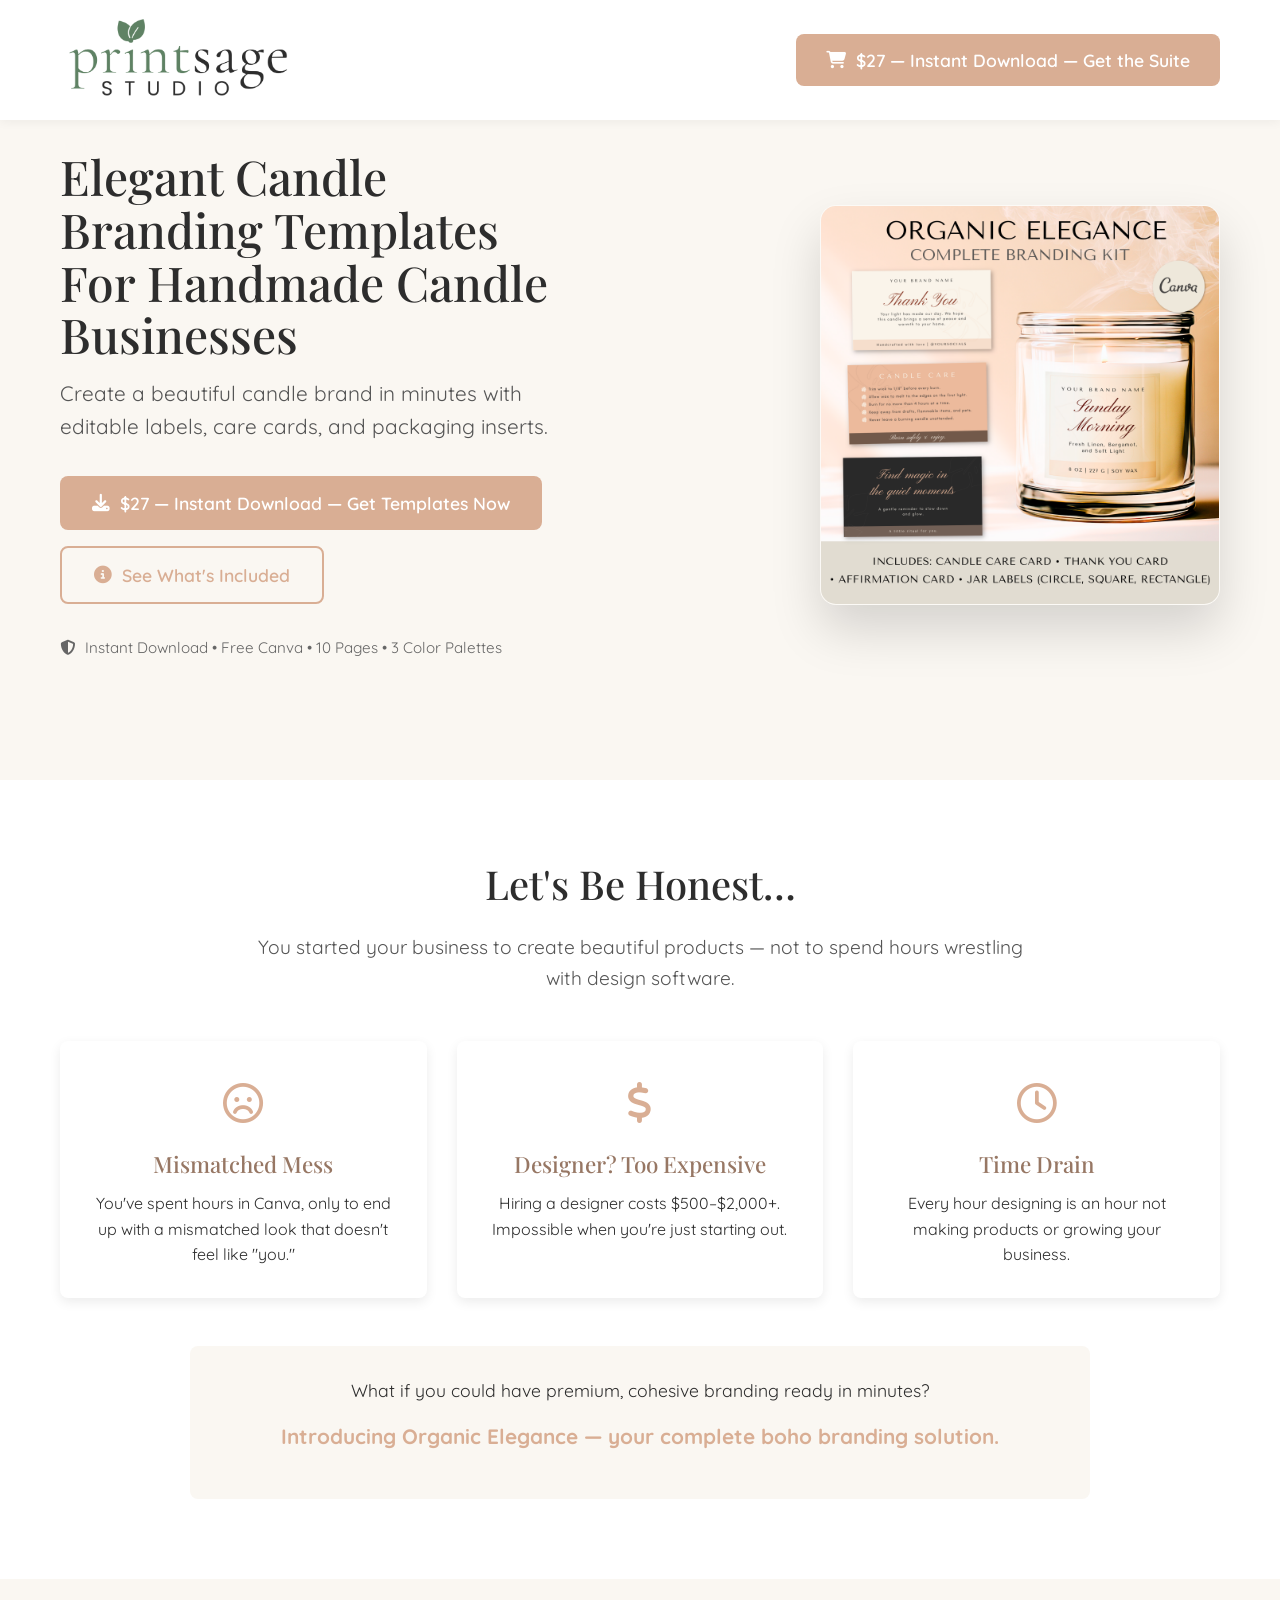
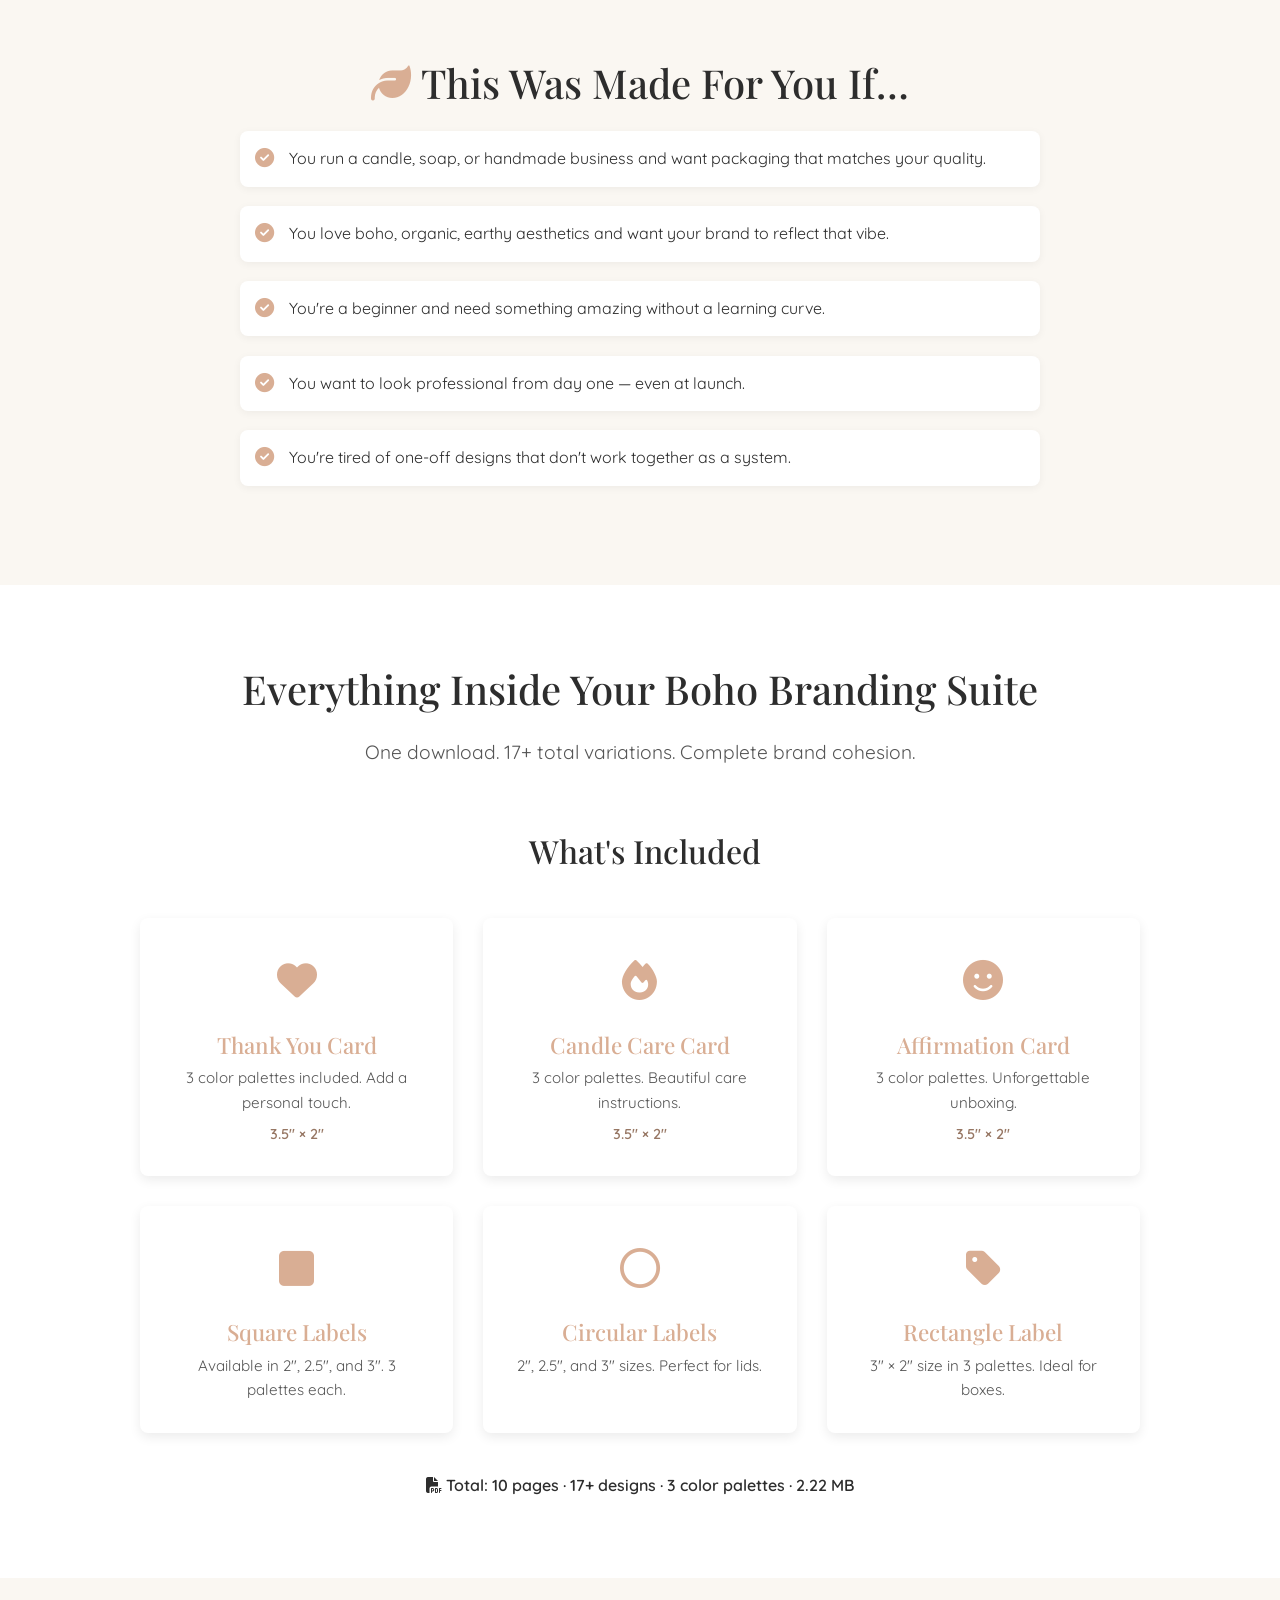
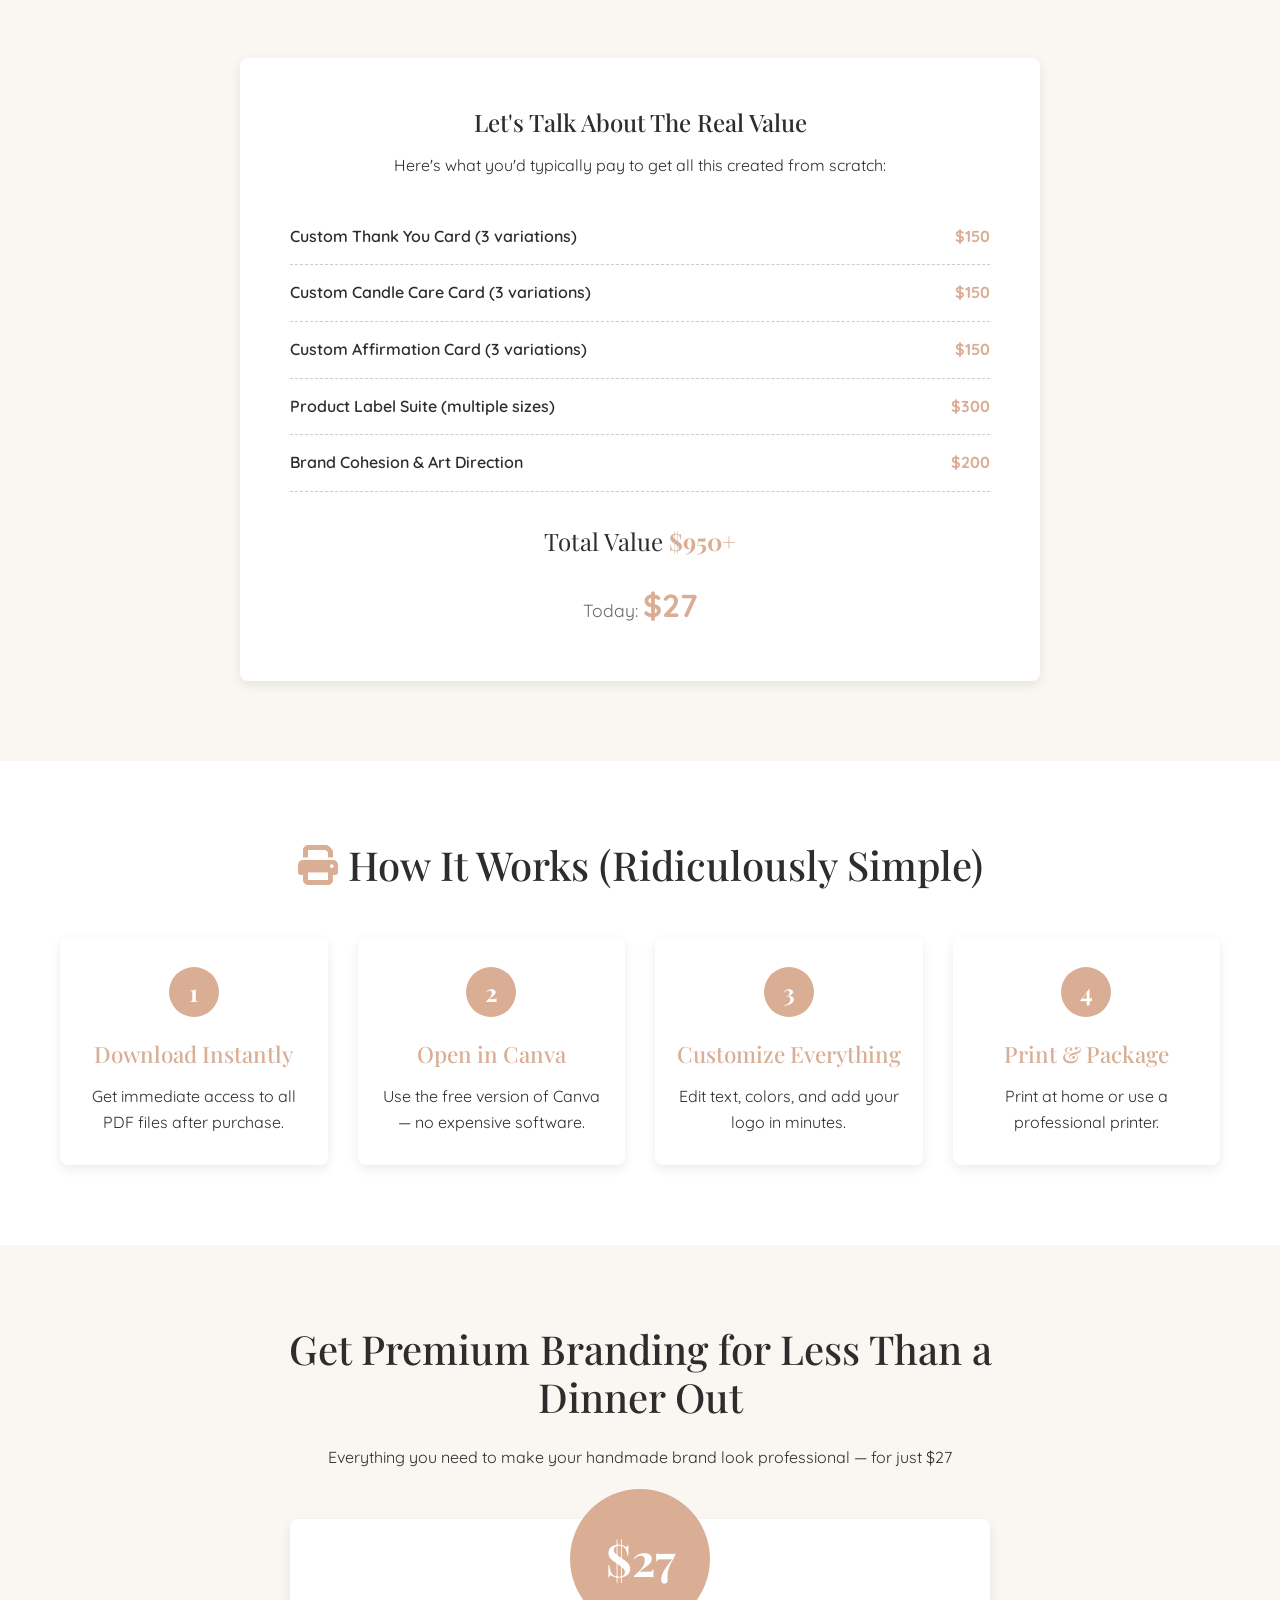
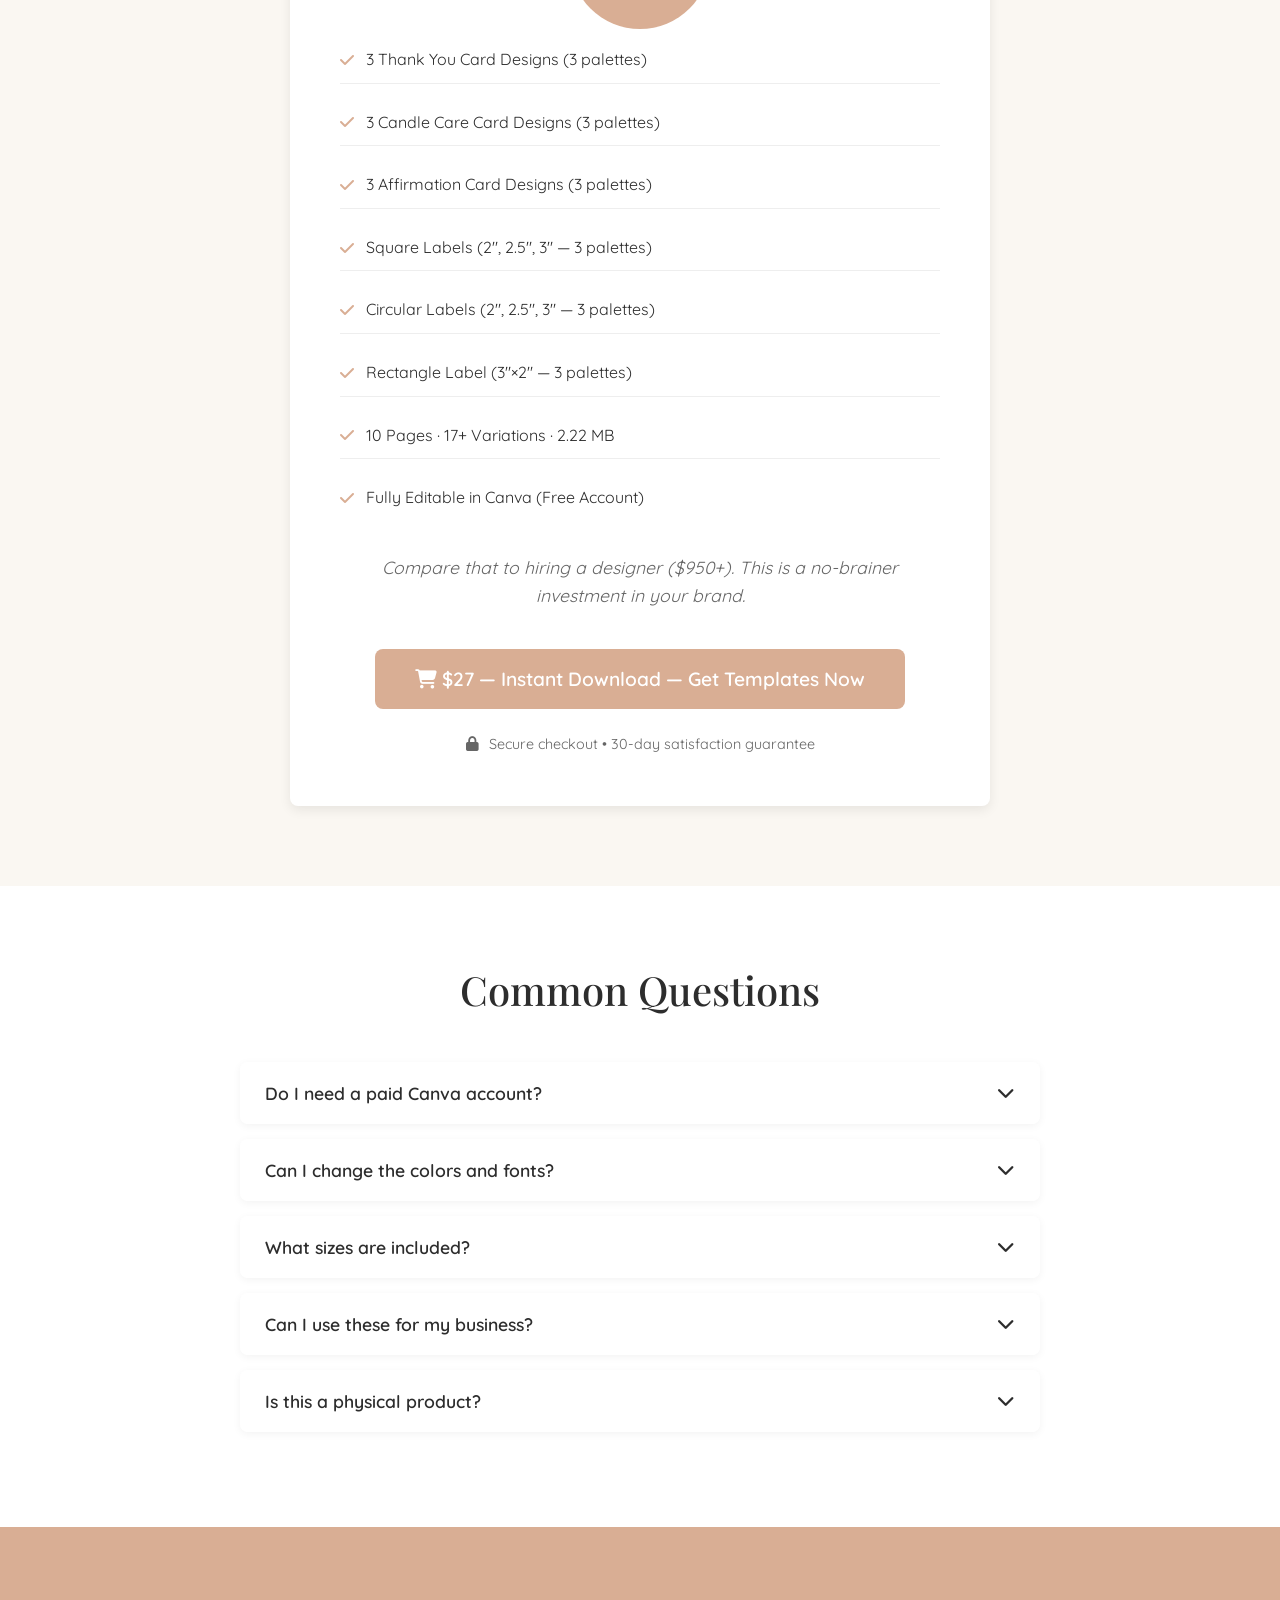
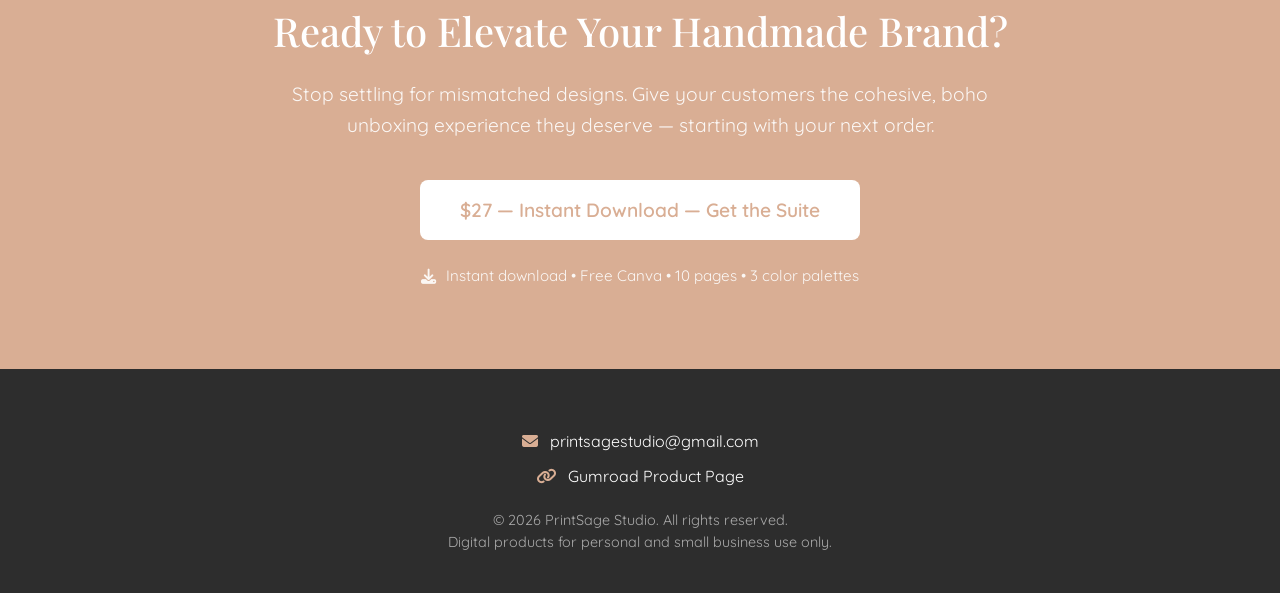
<file: index.html>
<!-- ============================================ -->
<!-- FILE: index.html -->
<!-- ============================================ -->
<!DOCTYPE html>
<html lang="en">
<head>
    <meta charset="UTF-8">
    <meta name="viewport" content="width=device-width, initial-scale=1.0">

    <!-- Primary SEO Meta Tags -->
    <title>Organic Elegance | The Complete Boho Branding Suite | Canva Templates</title>
    <meta name="description" content="Premium Canva branding suite for handmade brands. 17+ boho templates: thank you cards, care cards, affirmation cards & product labels. Fully editable in free Canva. Instant download — $27.">
    <meta name="keywords" content="boho branding suite, Canva templates, candle label template, soap branding, thank you card template, product label template Canva, small business branding, packaging templates, affirmation card, boho aesthetic, editable branding kit">
    <meta name="author" content="PrintSage Studio">
    <meta name="robots" content="index, follow">
    <link rel="canonical" href="https://printsagestudio.github.io/boho-branding-suite/">

    <!-- Open Graph / Facebook / Pinterest -->
    <meta property="og:type" content="product">
    <meta property="og:url" content="https://printsagestudio.github.io/boho-branding-suite/">
    <meta property="og:title" content="Organic Elegance: The Complete Boho Branding Suite | $27 — Instant Download">
    <meta property="og:description" content="Elevate your brand with 17+ professionally designed Canva templates. Includes marketing cards, product labels & more. Editable in free Canva. Perfect for candle & soap makers.">
    <meta property="og:image" content="https://printsagestudio.github.io/boho-branding-suite/hero-image.png">
    <meta property="og:image:width" content="1200">
    <meta property="og:image:height" content="630">
    <meta property="og:site_name" content="PrintSage Studio">

    <!-- Twitter Card -->
    <meta name="twitter:card" content="summary_large_image">
    <meta name="twitter:title" content="Organic Elegance | The Complete Boho Branding Suite">
    <meta name="twitter:description" content="Premium Canva templates for handmade brands. Instant download.">
    <meta name="twitter:image" content="https://printsagestudio.github.io/boho-branding-suite/hero-image.png">

    <!-- Google tag (gtag.js) -->
    <script async src="https://www.googletagmanager.com/gtag/js?id=G-95PYT2QF6Y"></script>
    <script>
      window.dataLayer = window.dataLayer || [];
      function gtag(){dataLayer.push(arguments);}
      gtag('js', new Date());
      gtag('config', 'G-95PYT2QF6Y');
    </script>

    <!-- Schema Markup -->
    <script type="application/ld+json">
    {
      "@context": "https://schema.org/",
      "@type": "Product",
      "name": "Organic Elegance: The Complete Boho Branding Suite",
      "description": "17+ professionally designed Canva templates including marketing cards (thank you, candle care, affirmation) and product labels (square, circular, rectangle) in 3 color palettes. Fully editable in free Canva.",
      "image": "https://printsagestudio.github.io/boho-branding-suite/hero-image.png",
      "brand": {
        "@type": "Brand",
        "name": "PrintSage Studio"
      },
      "aggregateRating": {
        "@type": "AggregateRating",
        "ratingValue": "5",
        "reviewCount": "12"
      },
      "offers": {
        "@type": "Offer",
        "url": "https://printsagestudio.gumroad.com/l/organicelegance?wanted=true",
        "priceCurrency": "USD",
        "price": "27.00",
        "priceValidUntil": "2027-12-31",
        "availability": "https://schema.org/InStock",
        "hasMerchantReturnPolicy": {
          "@type": "MerchantReturnPolicy",
          "returnPolicyCategory": "https://schema.org/MerchantReturnNotPermitted"
        },
        "shippingDetails": {
          "@type": "OfferShippingDetails",
          "shippingRate": {
            "@type": "MonetaryAmount",
            "value": "0",
            "currency": "USD"
          }
        }
      }
    }
    </script>

    <link rel="icon" type="image/x-icon" href="favicon.ico">

    <!-- Google Fonts -->
    <link rel="preconnect" href="https://fonts.googleapis.com">
    <link rel="preconnect" href="https://fonts.gstatic.com" crossorigin>
    <link href="https://fonts.googleapis.com/css2?family=Playfair+Display:wght@400;500;600;700&family=Quicksand:wght@300;400;500;600;700&display=swap" rel="stylesheet">

    <!-- Font Awesome for icons -->
    <link rel="stylesheet" href="https://cdnjs.cloudflare.com/ajax/libs/font-awesome/6.4.0/css/all.min.css">

    <link rel="stylesheet" href="style.css">

    <link rel="sitemap" type="application/xml" title="Sitemap" href="/sitemap.xml">
</head>
<body>
    <!-- Header -->
    <header class="header">
        <div class="container">
            <div class="logo-container">
                <img src="logo.png" alt="PrintSage Studio Logo" class="logo">
            </div>
            
            <button class="buy-button" onclick="scrollToPurchase()">
                <i class="fas fa-shopping-cart"></i> $27 — Instant Download — Get the Suite
            </button>
        </div>
    </header>

    <!-- Hero Section -->
    <section class="hero">
        <div class="container">
            <div class="hero-wrapper">
                <div class="hero-content">
                    <h1 class="hero-title">Elegant Candle Branding Templates For Handmade Candle Businesses</h1>
                    <p class="hero-subtitle">Create a beautiful candle brand in minutes with editable labels, care cards, and packaging inserts.</p>
                    
                    <div class="hero-buttons">
                        <button class="btn-primary" onclick="scrollToPurchase()">
                            <i class="fas fa-download"></i> $27 — Instant Download — Get Templates Now
                        </button>
                        <button class="btn-secondary" onclick="scrollToFeatures()">
                            <i class="fas fa-info-circle"></i> See What's Included
                        </button>
                    </div>
                    
                    <div class="hero-note">
                        <i class="fas fa-shield-alt"></i> Instant Download • Free Canva • 10 Pages • 3 Color Palettes
                    </div>
                </div>
                
                <div class="hero-image-container">
                    <img src="hero-image.png" alt="Boho Branding Suite Preview" class="hero-real-image">
                </div>
            </div>
        </div>
    </section>

    <!-- Problem Section -->
    <section class="problem-section">
        <div class="container">
            <h2>Let's Be Honest…</h2>
            <p class="section-intro">You started your business to create beautiful products — not to spend hours wrestling with design software.</p>
            
            <div class="problem-list">
                <div class="problem-item">
                    <div class="problem-icon"><i class="far fa-frown"></i></div>
                    <h3>Mismatched Mess</h3>
                    <p>You've spent hours in Canva, only to end up with a mismatched look that doesn't feel like "you."</p>
                </div>
                
                <div class="problem-item">
                    <div class="problem-icon"><i class="fas fa-dollar-sign"></i></div>
                    <h3>Designer? Too Expensive</h3>
                    <p>Hiring a designer costs $500–$2,000+. Impossible when you're just starting out.</p>
                </div>
                
                <div class="problem-item">
                    <div class="problem-icon"><i class="far fa-clock"></i></div>
                    <h3>Time Drain</h3>
                    <p>Every hour designing is an hour not making products or growing your business.</p>
                </div>
            </div>
            
            <div class="problem-conclusion">
                <p>What if you could have premium, cohesive branding ready in minutes?</p>
                <p class="highlight-text">Introducing Organic Elegance — your complete boho branding solution.</p>
            </div>
        </div>
    </section>

    <!-- Audience Section -->
    <section class="audience">
        <div class="container">
            <h2><i class="fas fa-leaf"></i> This Was Made For You If…</h2>
            
            <div class="audience-list">
                <div class="audience-item">
                    <i class="fas fa-check-circle"></i>
                    <span>You run a candle, soap, or handmade business and want packaging that matches your quality.</span>
                </div>
                <div class="audience-item">
                    <i class="fas fa-check-circle"></i>
                    <span>You love boho, organic, earthy aesthetics and want your brand to reflect that vibe.</span>
                </div>
                <div class="audience-item">
                    <i class="fas fa-check-circle"></i>
                    <span>You're a beginner and need something amazing without a learning curve.</span>
                </div>
                <div class="audience-item">
                    <i class="fas fa-check-circle"></i>
                    <span>You want to look professional from day one — even at launch.</span>
                </div>
                <div class="audience-item">
                    <i class="fas fa-check-circle"></i>
                    <span>You're tired of one-off designs that don't work together as a system.</span>
                </div>
            </div>
        </div>
    </section>

    <!-- What's Included - NOW IN 3 COLUMNS -->
    <section class="product-intro" id="features">
        <div class="container">
            <div class="section-header">
                <h2>Everything Inside Your Boho Branding Suite</h2>
                <p class="section-subtitle">One download. 17+ total variations. Complete brand cohesion.</p>
            </div>
            
            <div class="whats-included">
                <h3><i class="fas fa-sparkles"></i> What's Included</h3>
                
                <!-- Updated to 3 columns grid -->
                <div class="included-grid three-columns">
                    <div class="included-item">
                        <div class="included-icon"><i class="fas fa-heart"></i></div>
                        <h4>Thank You Card</h4>
                        <p>3 color palettes included. Add a personal touch.</p>
                        <div class="label-sizes">3.5" × 2"</div>
                    </div>
                    
                    <div class="included-item">
                        <div class="included-icon"><i class="fas fa-fire"></i></div>
                        <h4>Candle Care Card</h4>
                        <p>3 color palettes. Beautiful care instructions.</p>
                        <div class="label-sizes">3.5" × 2"</div>
                    </div>
                    
                    <div class="included-item">
                        <div class="included-icon"><i class="fas fa-smile"></i></div>
                        <h4>Affirmation Card</h4>
                        <p>3 color palettes. Unforgettable unboxing.</p>
                        <div class="label-sizes">3.5" × 2"</div>
                    </div>
                    
                    <div class="included-item">
                        <div class="included-icon"><i class="fas fa-square"></i></div>
                        <h4>Square Labels</h4>
                        <p>Available in 2", 2.5", and 3". 3 palettes each.</p>
                    </div>
                    
                    <div class="included-item">
                        <div class="included-icon"><i class="far fa-circle"></i></div>
                        <h4>Circular Labels</h4>
                        <p>2", 2.5", and 3" sizes. Perfect for lids.</p>
                    </div>
                    
                    <div class="included-item">
                        <div class="included-icon"><i class="fas fa-tag"></i></div>
                        <h4>Rectangle Label</h4>
                        <p>3" × 2" size in 3 palettes. Ideal for boxes.</p>
                    </div>
                </div>
                
                <p class="total-summary"><i class="fas fa-file-pdf"></i> Total: 10 pages · 17+ designs · 3 color palettes · 2.22 MB</p>
            </div>
        </div>
    </section>

    <!-- Value Proposition -->
    <section class="value-section">
        <div class="container">
            <div class="value-card">
                <h2>Let's Talk About The Real Value</h2>
                <p>Here's what you'd typically pay to get all this created from scratch:</p>
                
                <div class="value-list">
                    <div class="value-item">
                        <span>Custom Thank You Card (3 variations)</span>
                        <span>$150</span>
                    </div>
                    <div class="value-item">
                        <span>Custom Candle Care Card (3 variations)</span>
                        <span>$150</span>
                    </div>
                    <div class="value-item">
                        <span>Custom Affirmation Card (3 variations)</span>
                        <span>$150</span>
                    </div>
                    <div class="value-item">
                        <span>Product Label Suite (multiple sizes)</span>
                        <span>$300</span>
                    </div>
                    <div class="value-item">
                        <span>Brand Cohesion & Art Direction</span>
                        <span>$200</span>
                    </div>
                </div>
                
                <div class="value-total">
                    Total Value <span>$950+</span>
                </div>
                
                <p class="value-note">Today: <strong class="price-highlight">$27</strong></p>
            </div>
        </div>
    </section>

    <!-- How It Works -->
    <section class="how-it-works">
        <div class="container">
            <h2><i class="fas fa-print"></i> How It Works (Ridiculously Simple)</h2>
            
            <div class="steps">
                <div class="step">
                    <div class="step-number">1</div>
                    <h3>Download Instantly</h3>
                    <p>Get immediate access to all PDF files after purchase.</p>
                </div>
                
                <div class="step">
                    <div class="step-number">2</div>
                    <h3>Open in Canva</h3>
                    <p>Use the free version of Canva — no expensive software.</p>
                </div>
                
                <div class="step">
                    <div class="step-number">3</div>
                    <h3>Customize Everything</h3>
                    <p>Edit text, colors, and add your logo in minutes.</p>
                </div>
                
                <div class="step">
                    <div class="step-number">4</div>
                    <h3>Print & Package</h3>
                    <p>Print at home or use a professional printer.</p>
                </div>
            </div>
        </div>
    </section>

    <!-- Pricing Section -->
    <section class="pricing" id="purchase">
        <div class="container">
            <div class="pricing-header">
                <h2>Get Premium Branding for Less Than a Dinner Out</h2>
                <p>Everything you need to make your handmade brand look professional — for just $27</p>
            </div>
            
            <div class="pricing-card">
                <div class="price-badge">
                    <span class="price">$27</span>
                </div>
                
                <div class="pricing-features">
                    <div class="feature-item">
                        <i class="fas fa-check"></i>
                        <span>3 Thank You Card Designs (3 palettes)</span>
                    </div>
                    <div class="feature-item">
                        <i class="fas fa-check"></i>
                        <span>3 Candle Care Card Designs (3 palettes)</span>
                    </div>
                    <div class="feature-item">
                        <i class="fas fa-check"></i>
                        <span>3 Affirmation Card Designs (3 palettes)</span>
                    </div>
                    <div class="feature-item">
                        <i class="fas fa-check"></i>
                        <span>Square Labels (2", 2.5", 3" — 3 palettes)</span>
                    </div>
                    <div class="feature-item">
                        <i class="fas fa-check"></i>
                        <span>Circular Labels (2", 2.5", 3" — 3 palettes)</span>
                    </div>
                    <div class="feature-item">
                        <i class="fas fa-check"></i>
                        <span>Rectangle Label (3"×2" — 3 palettes)</span>
                    </div>
                    <div class="feature-item">
                        <i class="fas fa-check"></i>
                        <span>10 Pages · 17+ Variations · 2.22 MB</span>
                    </div>
                    <div class="feature-item">
                        <i class="fas fa-check"></i>
                        <span>Fully Editable in Canva (Free Account)</span>
                    </div>
                </div>
                
                <p class="price-comparison">Compare that to hiring a designer ($950+). This is a no-brainer investment in your brand.</p>
                
                <button class="btn-primary btn-large" onclick="purchaseProduct()">
                    <i class="fas fa-shopping-cart"></i> $27 — Instant Download — Get Templates Now
                </button>
                
                <div class="guarantee">
                    <i class="fas fa-lock"></i> Secure checkout • 30-day satisfaction guarantee
                </div>
            </div>
        </div>
    </section>

    <!-- FAQ Section -->
    <section class="faq">
        <div class="container">
            <h2>Common Questions</h2>
            
            <div class="faq-grid">
                <div class="faq-item">
                    <button class="faq-question">
                        Do I need a paid Canva account?
                        <i class="fas fa-chevron-down"></i>
                    </button>
                    <div class="faq-answer">
                        <p>Nope! All templates work with a free Canva account. You don't need Canva Pro.</p>
                    </div>
                </div>
                
                <div class="faq-item">
                    <button class="faq-question">
                        Can I change the colors and fonts?
                        <i class="fas fa-chevron-down"></i>
                    </button>
                    <div class="faq-answer">
                        <p>Absolutely! Everything is fully customizable. Change colors, fonts, text, and add your logo.</p>
                    </div>
                </div>
                
                <div class="faq-item">
                    <button class="faq-question">
                        What sizes are included?
                        <i class="fas fa-chevron-down"></i>
                    </button>
                    <div class="faq-answer">
                        <p>Marketing cards are 3.5"×2". Labels come in 2", 2.5", 3" (square & circle) and 3"×2" rectangle. All in 3 color palettes.</p>
                    </div>
                </div>
                
                <div class="faq-item">
                    <button class="faq-question">
                        Can I use these for my business?
                        <i class="fas fa-chevron-down"></i>
                    </button>
                    <div class="faq-answer">
                        <p>Yes! For personal or small business use. You cannot resell the templates themselves.</p>
                    </div>
                </div>
                
                <div class="faq-item">
                    <button class="faq-question">
                        Is this a physical product?
                        <i class="fas fa-chevron-down"></i>
                    </button>
                    <div class="faq-answer">
                        <p>No, it's a digital download. You'll receive instant access to PDF files. Nothing ships.</p>
                    </div>
                </div>
            </div>
        </div>
    </section>

    <!-- Final CTA -->
    <section class="final-cta">
        <div class="container">
            <h2>Ready to Elevate Your Handmade Brand?</h2>
            <p>Stop settling for mismatched designs. Give your customers the cohesive, boho unboxing experience they deserve — starting with your next order.</p>
            
            <button class="btn-primary btn-large" onclick="purchaseProduct()">
                $27 — Instant Download — Get the Suite
            </button>
            
            <div class="cta-note">
                <i class="fas fa-download"></i> Instant download • Free Canva • 10 pages • 3 color palettes
            </div>
        </div>
    </section>

    <!-- Footer -->
    <footer class="footer">
        <div class="container">
            <div class="footer-content">
                <div class="footer-contact">
                    <p><i class="fas fa-envelope"></i> printsagestudio@gmail.com</p>
                    <p><i class="fas fa-link"></i> <a href="https://printsagestudio.gumroad.com/l/organicelegance?wanted=true" target="_blank">Gumroad Product Page</a></p>
                </div>
                
                <div class="footer-copyright">
                    <p>© 2026 PrintSage Studio. All rights reserved.</p>
                    <p>Digital products for personal and small business use only.</p>
                </div>
            </div>
        </div>
    </footer>

    <!-- Purchase Modal -->
    <div class="modal-overlay" id="purchaseModal">
        <div class="modal">
            <button class="modal-close" onclick="closeModal()">
                <i class="fas fa-times"></i>
            </button>
            
            <div class="modal-header">
                <h3>Complete Your Purchase</h3>
                <p>You're buying: Organic Elegance - The Complete Boho Branding Suite</p>
            </div>
            
            <div class="modal-content">
                <div class="modal-price">
                    <span class="modal-price-amount">$27</span>
                    <span class="modal-price-note">One-time payment</span>
                </div>
                
                <div class="modal-features">
                    <p><i class="fas fa-check"></i> Instant access after purchase</p>
                    <p><i class="fas fa-check"></i> Works with free Canva</p>
                    <p><i class="fas fa-check"></i> 30-day satisfaction guarantee</p>
                </div>
                
                <a href="https://printsagestudio.gumroad.com/l/organicelegance?wanted=true" target="_blank" class="btn-primary btn-large btn-modal">
                    <i class="fas fa-external-link-alt"></i> Buy on Gumroad
                </a>
                
                <p class="modal-note">You'll be redirected to Gumroad to complete your purchase securely.</p>
            </div>
        </div>
    </div>

    <script src="script.js"></script>
</body>
</html>
</file>
<file: style.css>
/* ============================================ */
/* FILE: style.css */
/* ============================================ */

/* CSS Reset and Base Styles */
* {
    margin: 0;
    padding: 0;
    box-sizing: border-box;
}

:root {
    --text-color: #2d2d2d;
    --primary-color: #d9ae94;
    --secondary-color: #977764;
    --background-color: #faf7f2;
    --light-color: #ffffff;
    --shadow: 0 4px 12px rgba(0, 0, 0, 0.08);
    --border-radius: 8px;
    --transition: all 0.3s ease;
    --icon-color: #d9ae94;
}

body {
    font-family: 'Quicksand', sans-serif;
    color: var(--text-color);
    line-height: 1.6;
    background-color: var(--light-color);
}

h1, h2, h3, h4, h5, h6 {
    font-family: 'Playfair Display', serif;
    font-weight: 500;
    line-height: 1.2;
    margin-bottom: 1rem;
    color: var(--text-color);
}

.container {
    width: 100%;
    max-width: 1200px;
    margin: 0 auto;
    padding: 0 20px;
}

section {
    padding: 80px 0;
}

/* ============================================
   HEADER
   ============================================ */
.header {
    background-color: var(--light-color);
    padding: 10px 0;
    position: sticky;
    top: 0;
    z-index: 100;
    box-shadow: 0 2px 10px rgba(0, 0, 0, 0.05);
}

.header .container {
    display: flex;
    justify-content: space-between;
    align-items: center;
}

.logo-container {
    display: flex;
    align-items: center;
    gap: 20px;
}

.logo {
    height: 100px;
    width: auto;
    transition: var(--transition);
}

.buy-button {
    background-color: var(--primary-color);
    color: white;
    border: none;
    padding: 15px 30px;
    border-radius: var(--border-radius);
    font-family: 'Quicksand', sans-serif;
    font-weight: 600;
    font-size: 1.1rem;
    cursor: pointer;
    transition: var(--transition);
    display: flex;
    align-items: center;
    gap: 10px;
    white-space: nowrap;
}

.buy-button:hover {
    background-color: #9e7a4e;
    transform: translateY(-2px);
    box-shadow: var(--shadow);
}

/* ============================================
   HERO SECTION - SMALLER IMAGE
   ============================================ */
.hero {
    background-color: var(--background-color);
    padding: 30px 0 120px;
    overflow: hidden;
}

.hero-wrapper {
    display: flex;
    align-items: center;
    gap: 60px;
    position: relative;
}

.hero-content {
    flex: 1;
    min-width: 0;
    max-width: 500px;
}

.hero-title {
    font-size: 3rem;
    margin-bottom: 1rem;
    line-height: 1.1;
}

.hero-subtitle {
    font-size: 1.3rem;
    margin-bottom: 2rem;
    color: #555;
}

.hero-buttons {
    display: flex;
    gap: 16px;
    margin-bottom: 2rem;
    flex-wrap: wrap;
}

.btn-primary, .btn-secondary {
    padding: 16px 32px;
    border-radius: var(--border-radius);
    font-family: 'Quicksand', sans-serif;
    font-weight: 600;
    font-size: 1.1rem;
    cursor: pointer;
    transition: var(--transition);
    border: none;
    display: flex;
    align-items: center;
    gap: 10px;
}

.btn-primary {
    background-color: var(--primary-color);
    color: white;
}

.btn-primary:hover {
    background-color: #9e7a4e;
    transform: translateY(-3px);
    box-shadow: var(--shadow);
}

.btn-secondary {
    background-color: transparent;
    color: var(--primary-color);
    border: 2px solid var(--primary-color);
}

.btn-secondary:hover {
    background-color: rgba(183, 140, 90, 0.05);
    transform: translateY(-3px);
}

.btn-large {
    padding: 18px 40px;
    font-size: 1.2rem;
}

.hero-note {
    display: flex;
    align-items: center;
    gap: 10px;
    color: #666;
    font-size: 0.95rem;
}

/* HERO IMAGE - MADE SMALLER */
.hero-image-container {
    flex: 1;
    min-width: 0;
    display: flex;
    justify-content: flex-end;
    align-items: flex-start;
}

.hero-real-image {
    width: 100%;
    max-width: 400px; /* REDUCED FROM 800px TO 550px */
    height: auto;
    border-radius: 16px;
    box-shadow: 0 25px 50px rgba(0, 0, 0, 0.15);
    object-fit: cover;
    border: 1px solid rgba(255, 255, 255, 0.3);
    transition: transform 0.5s ease, box-shadow 0.5s ease;
}

.hero-real-image:hover {
    transform: translateY(-5px) scale(1.02);
    box-shadow: 0 30px 60px rgba(0, 0, 0, 0.2);
}

/* ============================================
   PROBLEM SECTION
   ============================================ */
.problem-section {
    background-color: var(--light-color);
}

.problem-section h2 {
    font-size: 2.5rem;
    text-align: center;
    margin-bottom: 1.5rem;
}

.section-intro {
    text-align: center;
    font-size: 1.2rem;
    max-width: 800px;
    margin: 0 auto 3rem;
    color: #555;
}

.problem-list {
    display: grid;
    grid-template-columns: repeat(auto-fit, minmax(250px, 1fr));
    gap: 30px;
    margin-bottom: 3rem;
}

.problem-item {
    background-color: white;
    padding: 30px;
    border-radius: var(--border-radius);
    box-shadow: var(--shadow);
    transition: var(--transition);
    text-align: center;
}

.problem-item:hover {
    transform: translateY(-5px);
    box-shadow: 0 8px 20px rgba(0, 0, 0, 0.12);
}

.problem-icon {
    font-size: 2.5rem;
    margin-bottom: 1rem;
    color: var(--icon-color);
}

.problem-item h3 {
    font-size: 1.4rem;
    margin-bottom: 0.8rem;
    color: var(--secondary-color);
}

.problem-conclusion {
    background-color: var(--background-color);
    padding: 30px;
    border-radius: var(--border-radius);
    max-width: 900px;
    margin: 0 auto;
    text-align: center;
}

.problem-conclusion p {
    margin-bottom: 1rem;
    font-size: 1.1rem;
}

.highlight-text {
    font-weight: 700;
    color: var(--primary-color);
    font-size: 1.3rem !important;
}

/* ============================================
   AUDIENCE SECTION
   ============================================ */
.audience {
    background-color: var(--background-color);
}

.audience h2 {
    font-size: 2.5rem;
    text-align: center;
    margin-bottom: 1.5rem;
    display: flex;
    align-items: center;
    justify-content: center;
    gap: 10px;
}

.audience h2 i {
    color: var(--icon-color);
}

.audience-list {
    max-width: 800px;
    margin: 0 auto;
}

.audience-item {
    display: flex;
    align-items: flex-start;
    gap: 15px;
    margin-bottom: 1.2rem;
    padding: 15px;
    background-color: white;
    border-radius: var(--border-radius);
    box-shadow: 0 2px 8px rgba(0, 0, 0, 0.05);
}

.audience-item i {
    color: var(--primary-color);
    font-size: 1.2rem;
    margin-top: 3px;
}

/* ============================================
   PRODUCT INTRO / WHAT'S INCLUDED - 3 COLUMNS
   ============================================ */
.product-intro {
    background-color: var(--light-color);
}

.section-header {
    text-align: center;
    max-width: 900px;
    margin: 0 auto 4rem;
}

.section-header h2 {
    font-size: 2.5rem;
    margin-bottom: 1.5rem;
}

.section-subtitle {
    font-size: 1.2rem;
    color: #555;
}

.whats-included h3 {
    font-size: 2rem;
    text-align: center;
    margin-bottom: 3rem;
    display: flex;
    align-items: center;
    justify-content: center;
    gap: 10px;
}

.whats-included h3 i {
    color: var(--icon-color);
}

/* THREE COLUMN GRID - specifically for 6 items */
.included-grid.three-columns {
    display: grid;
    grid-template-columns: repeat(3, 1fr);
    gap: 30px;
    max-width: 1000px;
    margin: 0 auto;
}

.included-item {
    background-color: white;
    padding: 30px;
    border-radius: var(--border-radius);
    box-shadow: var(--shadow);
    text-align: center;
    transition: var(--transition);
}

.included-item:hover {
    transform: translateY(-5px);
    box-shadow: 0 8px 20px rgba(0, 0, 0, 0.12);
}

.included-icon {
    font-size: 2.5rem;
    margin-bottom: 1.2rem;
    color: var(--icon-color);
}

.included-item h4 {
    font-size: 1.4rem;
    margin-bottom: 0.5rem;
    color: var(--primary-color);
}

.included-item p {
    font-size: 0.95rem;
    color: #555;
}

.label-sizes {
    font-size: 0.9rem;
    color: #977764;
    font-weight: 600;
    margin-top: 8px;
}

.total-summary {
    text-align: center;
    margin-top: 40px;
    font-weight: 600;
}

/* ============================================
   VALUE SECTION
   ============================================ */
.value-section {
    background-color: var(--background-color);
}

.value-card {
    background-color: white;
    border-radius: var(--border-radius);
    padding: 50px;
    max-width: 800px;
    margin: 0 auto;
    text-align: center;
    box-shadow: var(--shadow);
}

.value-list {
    text-align: left;
    margin: 30px 0;
}

.value-item {
    display: flex;
    justify-content: space-between;
    align-items: center;
    padding: 15px 0;
    border-bottom: 1px dashed #ccc;
}

.value-item span:first-child {
    font-weight: 600;
}

.value-item span:last-child {
    color: var(--primary-color);
    font-weight: 700;
}

.value-total {
    font-size: 1.5rem;
    margin: 30px 0 20px;
    font-family: 'Playfair Display', serif;
}

.value-total span {
    color: var(--primary-color);
    font-weight: 700;
}

.value-note {
    font-size: 1.1rem;
    color: #666;
}

.price-highlight {
    font-size: 2rem;
    color: var(--primary-color);
}

/* ============================================
   HOW IT WORKS
   ============================================ */
.how-it-works {
    background-color: var(--light-color);
}

.how-it-works h2 {
    font-size: 2.5rem;
    text-align: center;
    margin-bottom: 3rem;
    display: flex;
    align-items: center;
    justify-content: center;
    gap: 10px;
}

.how-it-works h2 i {
    color: var(--icon-color);
}

.steps {
    display: grid;
    grid-template-columns: repeat(auto-fit, minmax(220px, 1fr));
    gap: 30px;
}

.step {
    text-align: center;
    padding: 30px 20px;
    background-color: white;
    border-radius: var(--border-radius);
    box-shadow: var(--shadow);
    transition: var(--transition);
    position: relative;
}

.step:hover {
    transform: translateY(-5px);
    box-shadow: 0 8px 20px rgba(0, 0, 0, 0.12);
}

.step-number {
    width: 50px;
    height: 50px;
    background-color: var(--primary-color);
    color: white;
    border-radius: 50%;
    display: flex;
    align-items: center;
    justify-content: center;
    font-size: 1.5rem;
    font-weight: 700;
    margin: 0 auto 1.5rem;
    font-family: 'Playfair Display', serif;
}

.step h3 {
    font-size: 1.4rem;
    margin-bottom: 1rem;
    color: var(--primary-color);
}

/* ============================================
   PRICING
   ============================================ */
.pricing {
    background-color: var(--background-color);
    text-align: center;
}

.pricing-header {
    max-width: 800px;
    margin: 0 auto 3rem;
}

.pricing-header h2 {
    font-size: 2.5rem;
    margin-bottom: 1.5rem;
}

.pricing-card {
    background-color: white;
    border-radius: var(--border-radius);
    box-shadow: var(--shadow);
    padding: 70px 50px 50px;
    max-width: 700px;
    margin: 0 auto;
    position: relative;
    text-align: center;
}

.price-badge {
    background-color: var(--primary-color);
    color: white;
    width: 140px;
    height: 140px;
    border-radius: 50%;
    display: flex;
    flex-direction: column;
    align-items: center;
    justify-content: center;
    margin: 0 auto;
    position: absolute;
    top: -30px;
    left: 50%;
    transform: translateX(-50%);
}

.price {
    font-size: 2.8rem;
    font-weight: 700;
    font-family: 'Playfair Display', serif;
}

.pricing-features {
    margin: 3rem 0 2rem;
    text-align: left;
}

.feature-item {
    display: flex;
    align-items: center;
    gap: 12px;
    margin-bottom: 1rem;
    padding: 10px 0;
    border-bottom: 1px solid #eee;
}

.feature-item:last-child {
    border-bottom: none;
}

.feature-item i {
    color: var(--primary-color);
}

.price-comparison {
    font-style: italic;
    color: #666;
    margin-bottom: 2.5rem;
    font-size: 1.1rem;
    text-align: center;
}

.pricing-card .btn-primary {
    display: inline-block;
    margin: 0 auto;
    width: auto;
    min-width: 300px;
}

.guarantee {
    display: flex;
    align-items: center;
    justify-content: center;
    gap: 10px;
    margin-top: 1.5rem;
    color: #666;
    font-size: 0.9rem;
}

/* ============================================
   FAQ
   ============================================ */
.faq h2 {
    font-size: 2.5rem;
    text-align: center;
    margin-bottom: 3rem;
}

.faq-grid {
    max-width: 800px;
    margin: 0 auto;
}

.faq-item {
    margin-bottom: 15px;
    border-radius: var(--border-radius);
    overflow: hidden;
    box-shadow: 0 2px 8px rgba(0, 0, 0, 0.05);
}

.faq-question {
    width: 100%;
    padding: 20px 25px;
    background-color: white;
    border: none;
    text-align: left;
    font-family: 'Quicksand', sans-serif;
    font-size: 1.1rem;
    font-weight: 600;
    color: var(--text-color);
    cursor: pointer;
    display: flex;
    justify-content: space-between;
    align-items: center;
    transition: var(--transition);
}

.faq-question:hover {
    background-color: #f9f9f9;
}

.faq-question i {
    transition: var(--transition);
}

.faq-question.active i {
    transform: rotate(180deg);
}

.faq-answer {
    padding: 0 25px;
    background-color: white;
    max-height: 0;
    overflow: hidden;
    transition: max-height 0.3s ease;
}

.faq-answer p {
    padding: 0 0 20px;
}

/* ============================================
   FINAL CTA
   ============================================ */
.final-cta {
    background-color: var(--primary-color);
    color: white;
    text-align: center;
}

.final-cta h2 {
    color: white;
    font-size: 2.5rem;
    margin-bottom: 1.5rem;
}

.final-cta p {
    font-size: 1.2rem;
    max-width: 700px;
    margin: 0 auto 2.5rem;
    opacity: 0.9;
}

.final-cta .btn-primary {
    background-color: white;
    color: var(--primary-color);
    display: inline-block;
    margin: 0 auto;
    width: auto;
    min-width: 300px;
}

.final-cta .btn-primary:hover {
    background-color: #f0f0f0;
}

.cta-note {
    margin-top: 1.5rem;
    display: flex;
    align-items: center;
    justify-content: center;
    gap: 10px;
    font-size: 0.95rem;
    opacity: 0.9;
}

/* ============================================
   FOOTER
   ============================================ */
.footer {
    background-color: #2d2d2d;
    color: white;
    padding: 60px 0 40px;
}

.footer-content {
    display: flex;
    flex-direction: column;
    align-items: center;
    text-align: center;
}

.footer-contact {
    display: flex;
    flex-direction: column;
    gap: 10px;
}

.footer-contact i {
    margin-right: 8px;
    color: var(--primary-color);
}

.footer-contact a {
    color: white;
    text-decoration: none;
}

.footer-contact a:hover {
    text-decoration: underline;
}

.footer-copyright {
    font-size: 0.9rem;
    color: #aaa;
    line-height: 1.5;
    margin-top: 20px;
}

/* ============================================
   MODAL
   ============================================ */
.modal-overlay {
    position: fixed;
    top: 0;
    left: 0;
    width: 100%;
    height: 100%;
    background-color: rgba(0, 0, 0, 0.7);
    display: flex;
    align-items: center;
    justify-content: center;
    z-index: 1000;
    opacity: 0;
    visibility: hidden;
    transition: var(--transition);
}

.modal-overlay.active {
    opacity: 1;
    visibility: visible;
}

.modal {
    background-color: white;
    border-radius: var(--border-radius);
    width: 90%;
    max-width: 500px;
    position: relative;
    padding: 40px;
    box-shadow: 0 10px 30px rgba(0, 0, 0, 0.2);
    text-align: center;
}

.modal-close {
    position: absolute;
    top: 20px;
    right: 20px;
    background: none;
    border: none;
    font-size: 1.5rem;
    color: #777;
    cursor: pointer;
    transition: var(--transition);
}

.modal-close:hover {
    color: var(--text-color);
}

.modal-header {
    margin-bottom: 2rem;
}

.modal-header h3 {
    font-size: 1.8rem;
    color: var(--primary-color);
}

.modal-price {
    margin-bottom: 2rem;
}

.modal-price-amount {
    font-size: 3rem;
    font-weight: 700;
    font-family: 'Playfair Display', serif;
    color: var(--primary-color);
    display: block;
}

.modal-price-note {
    color: #666;
    font-size: 0.9rem;
}

.modal-features {
    margin-bottom: 2rem;
    text-align: left;
}

.modal-features p {
    display: flex;
    align-items: center;
    gap: 10px;
    margin-bottom: 0.8rem;
    padding-bottom: 0.8rem;
    border-bottom: 1px solid #eee;
}

.modal-features i {
    color: var(--primary-color);
}

.btn-modal {
    width: 100%;
    margin-bottom: 1.5rem;
}

.modal-note {
    font-size: 0.9rem;
    color: #666;
    text-align: center;
}

/* ============================================
   RESPONSIVE DESIGN
   ============================================ */
@media (max-width: 992px) {
    .hero-wrapper {
        flex-direction: column;
        text-align: center;
        gap: 40px;
    }
    
    .hero-title {
        font-size: 2.5rem;
    }
    
    .hero-buttons {
        justify-content: center;
    }
    
    .hero-note {
        justify-content: center;
    }
    
    .hero-real-image {
        max-width: 450px; /* Smaller on tablet too */
        margin: 0 auto;
    }
    
    .logo {
        height: 100px;
    }
    
    /* Make 3 columns tablet responsive */
    .included-grid.three-columns {
        grid-template-columns: repeat(2, 1fr);
        gap: 20px;
    }
}

@media (max-width: 768px) {
    section {
        padding: 60px 0;
    }
    
    .hero-title {
        font-size: 2.2rem;
    }
    
    .hero-subtitle {
        font-size: 1.1rem;
    }
    
    h2 {
        font-size: 2rem !important;
    }
    
    .pricing-card {
        padding: 70px 25px 40px;
    }
    
    .btn-primary, .btn-secondary {
        padding: 14px 24px;
        font-size: 1rem;
    }
    
    .pricing-card .btn-primary,
    .final-cta .btn-primary {
        min-width: 250px;
        width: 100%;
        max-width: 100%;
    }
    
    .logo {
        height: 100px;
    }
    
    .hero-real-image {
        max-width: 400px;
    }
    
    /* Make 3 columns mobile responsive */
    .included-grid.three-columns {
        grid-template-columns: 1fr;
        max-width: 400px;
    }
}

@media (max-width: 576px) {
    .header .container {
        flex-direction: column;
        gap: 15px;
    }
    
    .hero-title {
        font-size: 1.8rem;
    }
    
    .hero-buttons {
        flex-direction: column;
    }
    
    .btn-primary, .btn-secondary {
        width: 100%;
    }
    
    .pricing-features {
        text-align: center;
    }
    
    .feature-item {
        justify-content: center;
    }
    
    .hero-real-image {
        max-width: 100%;
        border-radius: 8px;
    }
    
    .logo {
        height: 80px;
    }
}

@media (min-width: 1400px) {
    .logo {
        height: 90px;
    }
    
    .hero-real-image {
        max-width: 600px; /* Slightly larger on big screens but still smaller than original */
    }
}
</file>
